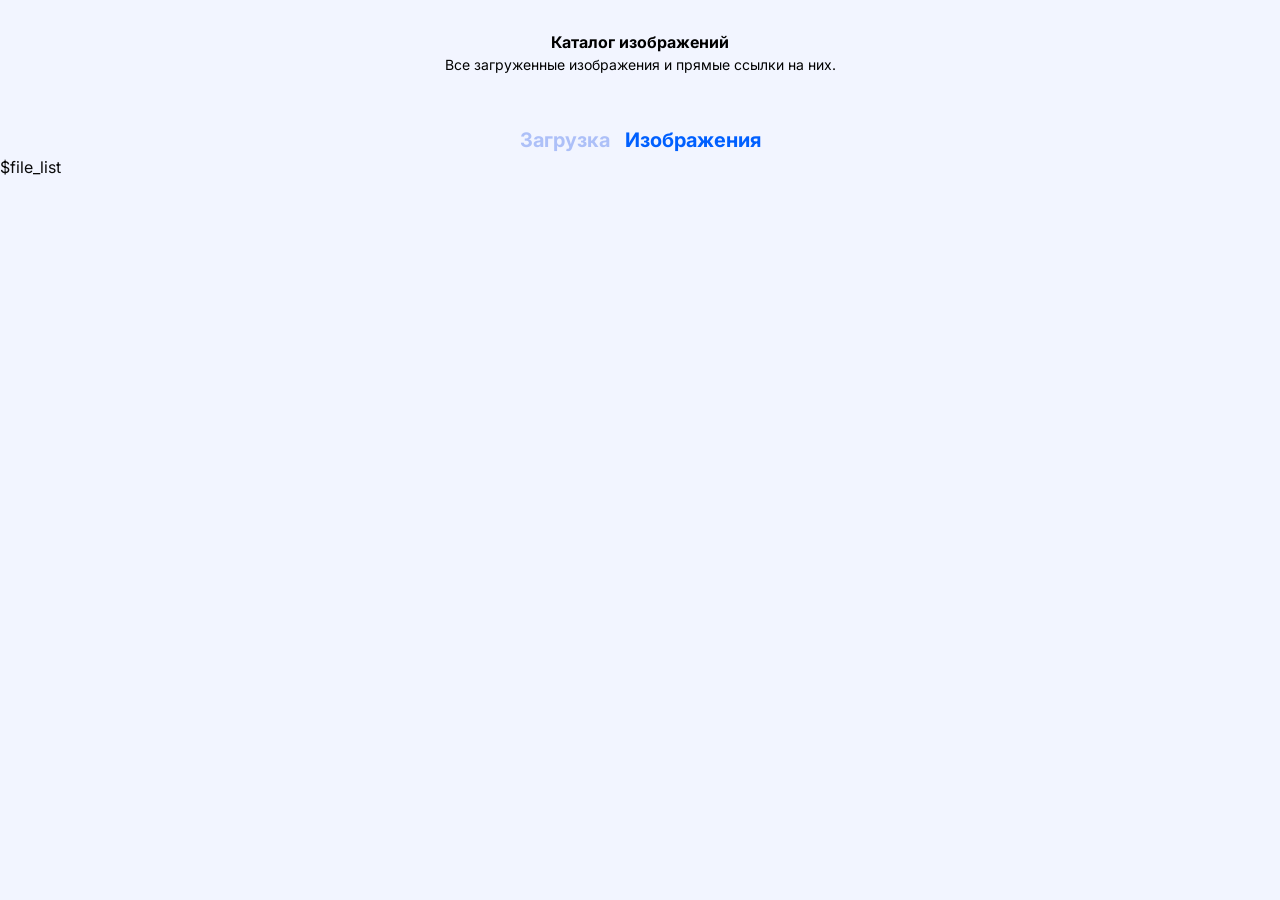
<file: templates/images.html>
<!DOCTYPE html>
<html lang="ru">

<head>
    <meta charset="UTF-8">
    <meta name="viewport" content="width=device-width, initial-scale=1.0">
    <title>Каталог изображений — Сервер картинок</title>
    <link rel="icon" href="data:,">
    <link rel="stylesheet" href="/static/css/reset.css">
    <link rel="preconnect" href="https://fonts.googleapis.com">
    <link rel="preconnect" href="https://fonts.gstatic.com" crossorigin>
    <link
        href="https://fonts.googleapis.com/css2?family=Inter:ital,opsz,wght@0,14..32,100..900;1,14..32,100..900&display=swap"
        rel="stylesheet">
    <link rel="stylesheet" href="/static/css/style.css">
</head>

<body>
    <section class="upload__intro">
        <h2 class="upload__title"><a class="upload__home" href="/">Каталог изображений</a></h2>
        <p class="upload__description">Все загруженные изображения и прямые ссылки на них.</p>
    </section>
    <nav class="upload__tabs">
        <a class="upload__tab" href="/upload">Загрузка</a>
        <a class="upload__tab upload__tab--active" href="/images/">Изображения</a>
    </nav>
    <section id="file-list-wrapper">
        $file_list
    </section>
</body>

</html>
</file>
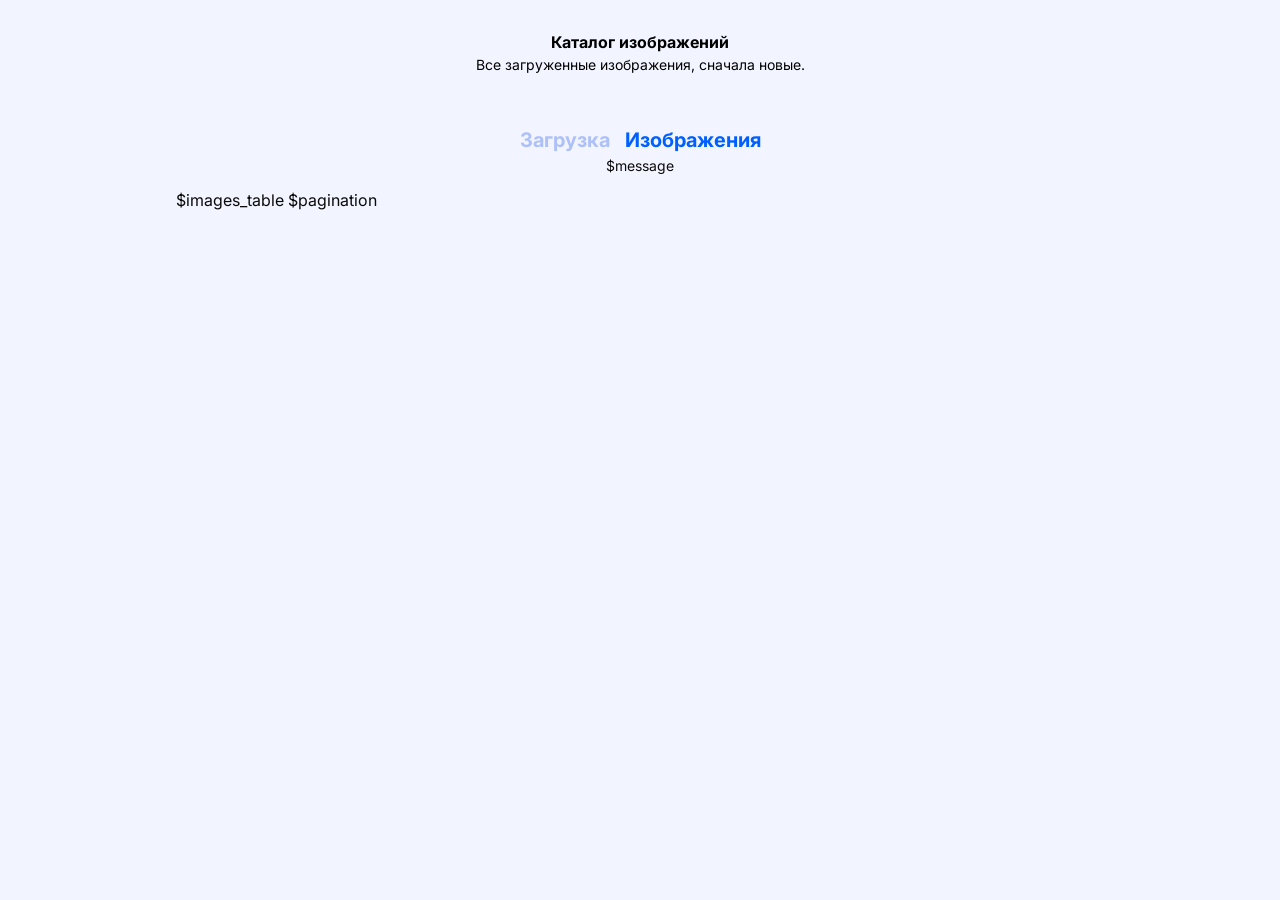
<file: templates/images_list.html>
<!DOCTYPE html>
<html lang="ru">

<head>
    <meta charset="UTF-8">
    <meta name="viewport" content="width=device-width, initial-scale=1.0">
    <title>Каталог изображений — Сервер картинок</title>
    <link rel="icon" href="data:,">
    <link rel="stylesheet" href="/static/css/reset.css">
    <link rel="preconnect" href="https://fonts.googleapis.com">
    <link rel="preconnect" href="https://fonts.gstatic.com" crossorigin>
    <link
        href="https://fonts.googleapis.com/css2?family=Inter:ital,opsz,wght@0,14..32,100..900;1,14..32,100..900&display=swap"
        rel="stylesheet">
    <link rel="stylesheet" href="/static/css/style.css">
</head>

<body>
    <section class="upload__intro">
        <h2 class="upload__title"><a class="upload__home" href="/">Каталог изображений</a></h2>
        <p class="upload__description">Все загруженные изображения, сначала новые.</p>
    </section>
    <nav class="upload__tabs">
        <a class="upload__tab" href="/upload">Загрузка</a>
        <a class="upload__tab upload__tab--active" href="/images-list">Изображения</a>
    </nav>
    <main class="images">
        <p class="upload__message images__message $message_class">$message</p>
        $images_table
        $pagination
    </main>
</body>

</html>
</file>
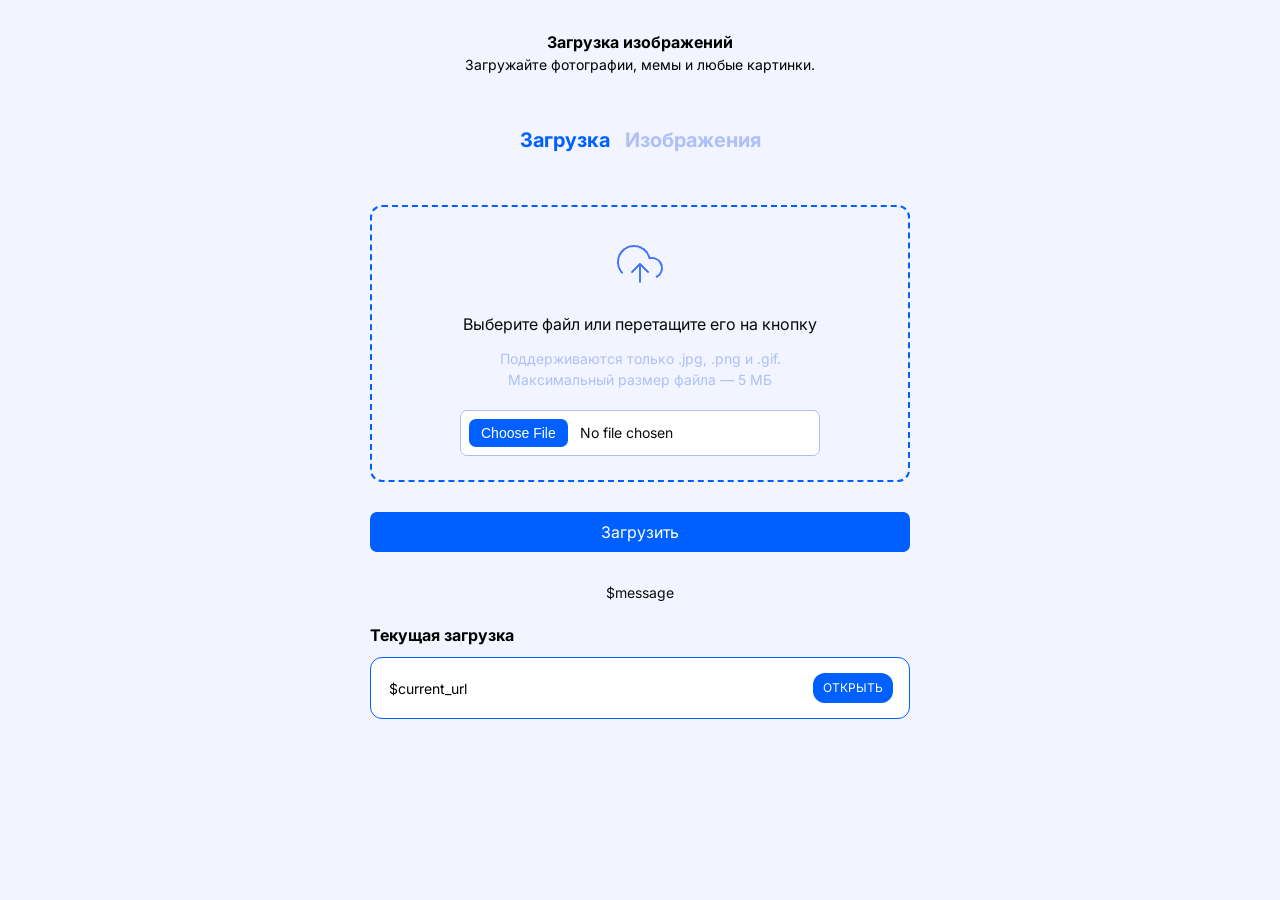
<file: templates/upload.html>
<!DOCTYPE html>
<html lang="ru">

<head>
    <meta charset="UTF-8">
    <meta name="viewport" content="width=device-width, initial-scale=1.0">
    <title>Загрузка изображения — Сервер картинок</title>
    <link rel="icon" href="data:,">
    <link rel="stylesheet" href="/static/css/reset.css">
    <link rel="preconnect" href="https://fonts.googleapis.com">
    <link rel="preconnect" href="https://fonts.gstatic.com" crossorigin>
    <link
        href="https://fonts.googleapis.com/css2?family=Inter:ital,opsz,wght@0,14..32,100..900;1,14..32,100..900&display=swap"
        rel="stylesheet">
    <link rel="stylesheet" href="/static/css/style.css">
</head>

<body>
    <section class="upload__intro">
        <h2 class="upload__title"><a class="upload__home" href="/">Загрузка изображений</a></h2>
        <p class="upload__description">Загружайте фотографии, мемы и любые картинки.</p>
    </section>
    <nav class="upload__tabs">
        <a class="upload__tab upload__tab--active" href="/upload">Загрузка</a>
        <a class="upload__tab" href="/images-list">Изображения</a>
    </nav>
    <form class="upload__form" action="/upload" method="post" enctype="multipart/form-data">
        <label class="upload__dropzone" for="file-upload">
            <span class="upload__icon">
                <img src="/static/img/icon/upload-cloud.png" alt="">
            </span>
            <span class="upload__promt">Выберите файл или перетащите его на кнопку</span>
            <span class="upload__info">Поддерживаются только .jpg, .png и .gif. <br>
                Максимальный размер файла — 5 МБ</span>
            <input class="upload__file-input" type="file" id="file-upload" name="file"
                accept=".jpg,.png,.gif,image/jpeg,image/png,image/gif" required>
        </label>
        <div class="upload__button">
            <button class="upload__button-btn" type="submit">Загрузить</button>
        </div>
        <p class="upload__message $message_class">$message</p>
    </form>
    <div class="upload__container">
        <div class="upload__group">
            <h2 class="upload__title-current">Текущая загрузка</h2>
            <div class="upload__label">
                <input type="text" class="upload__input" placeholder="https://" value="$current_url"
                    aria-label="Ссылка на загруженное изображение" readonly>
                <a class="upload__copy $open_class" href="$current_url" target="_blank" rel="noopener">ОТКРЫТЬ</a>
            </div>
        </div>
    </div>
</body>

</html>
</file>
<file: static/css/style.css>
:root {
    --accent: rgb(0, 96, 255);
    --accent-hover: rgb(105, 141, 250);
    --accent-muted: rgb(173, 192, 248);
    --page-light: #F2F5FF;
    --page-dark: #151515;
    --error: #d93025;
    --success: #188038;
}

body {
    background-color: var(--page-light);
    font-family: "Inter", sans-serif;
    color: rgb(11, 11, 11);
}

.page-home {
    background-color: var(--page-dark);
    color: rgb(255, 255, 255);
}

.header {
    display: flex;
    flex-direction: column;
    align-items: center;
    padding: 30px 16px 0;
    text-align: center;
}

.header__title {
    font-size: 16px;
    max-width: 700px;
}

.header__text {
    padding-top: 4px;
    font-size: 14px;
    max-width: 520px;
}

.header__button {
    display: flex;
    justify-content: center;
    flex-wrap: wrap;
    gap: 12px;
    padding: 40px 16px 0;
}

.header__button-btn {
    display: inline-flex;
    align-items: center;
    justify-content: center;
    text-transform: uppercase;
    text-decoration: none;
    padding: 12px 16px;
    font-size: 12px;
    background-color: var(--accent);
    color: rgb(255, 255, 255);
    min-width: 160px;
    height: 40px;
    border: none;
    border-radius: 7px;
    cursor: pointer;
}

.header__button-btn:hover {
    background-color: var(--accent-hover);
}

.header__button-btn--outline {
    background-color: transparent;
    border: 1px solid var(--accent);
}

.hero {
    display: flex;
    justify-content: center;
    margin-top: 60px;
    padding: 0 16px 40px;
}

.hero__img {
    display: none;
}

.hero__img.is-visible {
    display: block;
}

.img {
    width: 426px;
    height: 559px;
    object-fit: cover;
}

.upload__intro {
    display: flex;
    flex-direction: column;
    align-items: center;
    padding: 30px 16px 0;
    text-align: center;
    color: black;
}

.upload__home {
    color: inherit;
    text-decoration: none;
}

.upload__title {
    font-size: 16px;
    max-width: 700px;
}

.upload__description {
    font-size: 14px;
    max-width: 400px;
}

.upload__tabs {
    display: flex;
    justify-content: center;
    align-items: center;
    gap: 15px;
    padding-top: 50px;
}

.upload__tab {
    all: unset;
    cursor: pointer;
    font-size: 20px;
    font-weight: bold;
    color: var(--accent-muted);
}

.upload__tab--active {
    color: var(--accent);
}

.upload__tab:hover {
    color: var(--accent-hover);
}

.upload__form {
    display: flex;
    flex-direction: column;
    align-items: center;
    padding: 50px 16px 0;
}

.upload__dropzone {
    display: block;
    border: 2px dashed var(--accent);
    border-radius: 12px;
    width: 540px;
    max-width: 100%;
    min-height: 233px;
    padding: 0 16px 24px;
    text-align: center;
    cursor: pointer;
}

.upload__dropzone:hover {
    background-color: rgba(0, 96, 255, 0.05);
}

.upload__icon {
    display: flex;
    justify-content: center;
    align-items: center;
    padding-top: 33px;
}

.upload__promt {
    display: block;
    padding-top: 24px;
    color: rgb(11, 11, 11);
}

.upload__info {
    display: block;
    padding-top: 12px;
    font-size: 14px;
    color: var(--accent-muted);
}

.upload__button {
    display: flex;
    flex-direction: column;
    align-items: center;
    gap: 12px;
    padding-top: 30px;
    padding-bottom: 30px;
    width: 540px;
    max-width: 100%;
}

.upload__file-input {
    width: 100%;
    max-width: 360px;
    margin-top: 20px;
    padding: 8px;
    border: 1px solid var(--accent-muted);
    border-radius: 7px;
    background-color: white;
    font-size: 14px;
    cursor: pointer;
}

.upload__file-input::file-selector-button {
    margin-right: 12px;
    padding: 6px 12px;
    border: none;
    border-radius: 7px;
    background-color: var(--accent);
    color: white;
    cursor: pointer;
}

.upload__button-btn {
    display: flex;
    align-items: center;
    justify-content: center;
    cursor: pointer;
    color: rgb(255, 255, 255);
    width: 100%;
    height: 40px;
    border-radius: 7px;
    background-color: var(--accent);
    border: none;
}

.upload__button-btn:hover {
    background-color: var(--accent-hover);
}

.upload__message {
    width: 540px;
    max-width: 100%;
    min-height: 21px;
    font-size: 14px;
    text-align: center;
}

.upload__message--error {
    color: var(--error);
}

.upload__message--success {
    color: var(--success);
}

.upload__container {
    display: flex;
    flex-direction: column;
    align-items: center;
    padding: 20px 16px 0;
    margin-bottom: 159px;
}

.upload__group {
    display: flex;
    flex-direction: column;
    width: 540px;
    max-width: 100%;
}

.upload__title-current {
    color: black;
    padding-bottom: 10px;
    font-size: 16px;
    text-align: left;
}

.upload__label {
    display: flex;
    align-items: center;
    justify-content: space-between;
    gap: 12px;
    width: 100%;
    height: 62px;
    border: 1px solid var(--accent);
    border-radius: 12px;
    padding: 0 16px;
    background-color: white;
}

.upload__input {
    flex-grow: 1;
    min-width: 0;
    border: none;
    outline: none;
    font-size: 14px;
    background-color: transparent;
    color: black;
}

.upload__copy {
    display: flex;
    align-items: center;
    justify-content: center;
    flex-shrink: 0;
    width: 80px;
    height: 30px;
    border-radius: 12px;
    background-color: var(--accent);
    color: white;
    font-size: 12px;
    text-decoration: none;
}

.upload__copy:hover {
    background-color: var(--accent-hover);
}

.upload__copy--hidden {
    display: none;
}

.images {
    max-width: 960px;
    margin: 0 auto 120px;
    padding: 0 16px;
}

.images__message {
    margin: 0 auto 12px;
}

.images-empty {
    padding-top: 50px;
    text-align: center;
}

.images-table__wrapper {
    overflow-x: auto;
    border-radius: 12px;
    background-color: white;
    box-shadow: 0 1px 3px rgba(17, 24, 39, 0.08);
}

.images-table {
    width: 100%;
    border-collapse: collapse;
    font-size: 14px;
    white-space: nowrap;
}

.images-table th,
.images-table td {
    padding: 12px 16px;
    border-bottom: 1px solid #eef0f5;
    text-align: left;
    vertical-align: middle;
}

.images-table th {
    color: #8a96b1;
    font-weight: 500;
}

.images-table tbody tr:last-child td {
    border-bottom: none;
}

.images-table tbody tr:nth-child(even) {
    background-color: #f8f9fd;
}

.images-table tbody tr:hover {
    background-color: #eef3ff;
}

.images-table .images-table__number {
    text-align: right;
    font-variant-numeric: tabular-nums;
}

.images-table__link {
    color: var(--accent);
    font-family: monospace;
    font-size: 13px;
}

.images-table__link:hover {
    color: var(--accent-hover);
}

.images-table__original {
    max-width: 220px;
    overflow: hidden;
    text-overflow: ellipsis;
}

.images-table__delete {
    padding: 6px 12px;
    border: 1px solid var(--error);
    border-radius: 8px;
    background-color: transparent;
    color: var(--error);
    font: inherit;
    font-size: 13px;
    cursor: pointer;
}

.images-table__delete:hover {
    background-color: var(--error);
    color: white;
}

.pagination {
    display: flex;
    justify-content: center;
    align-items: center;
    flex-wrap: wrap;
    gap: 16px;
    padding-top: 24px;
    font-size: 14px;
}

.pagination__btn {
    padding: 8px 16px;
    border-radius: 12px;
    background-color: var(--accent);
    color: white;
    text-decoration: none;
}

.pagination__btn:hover {
    background-color: var(--accent-hover);
}

.pagination__btn--disabled,
.pagination__btn--disabled:hover {
    background-color: var(--accent-muted);
    cursor: default;
}

.pagination__info {
    color: #8a96b1;
}

@media (max-width: 600px) {
    .img {
        width: 100%;
        height: auto;
        aspect-ratio: 426 / 559;
    }

    .pagination__info {
        order: -1;
        width: 100%;
        text-align: center;
    }
}
</file>
